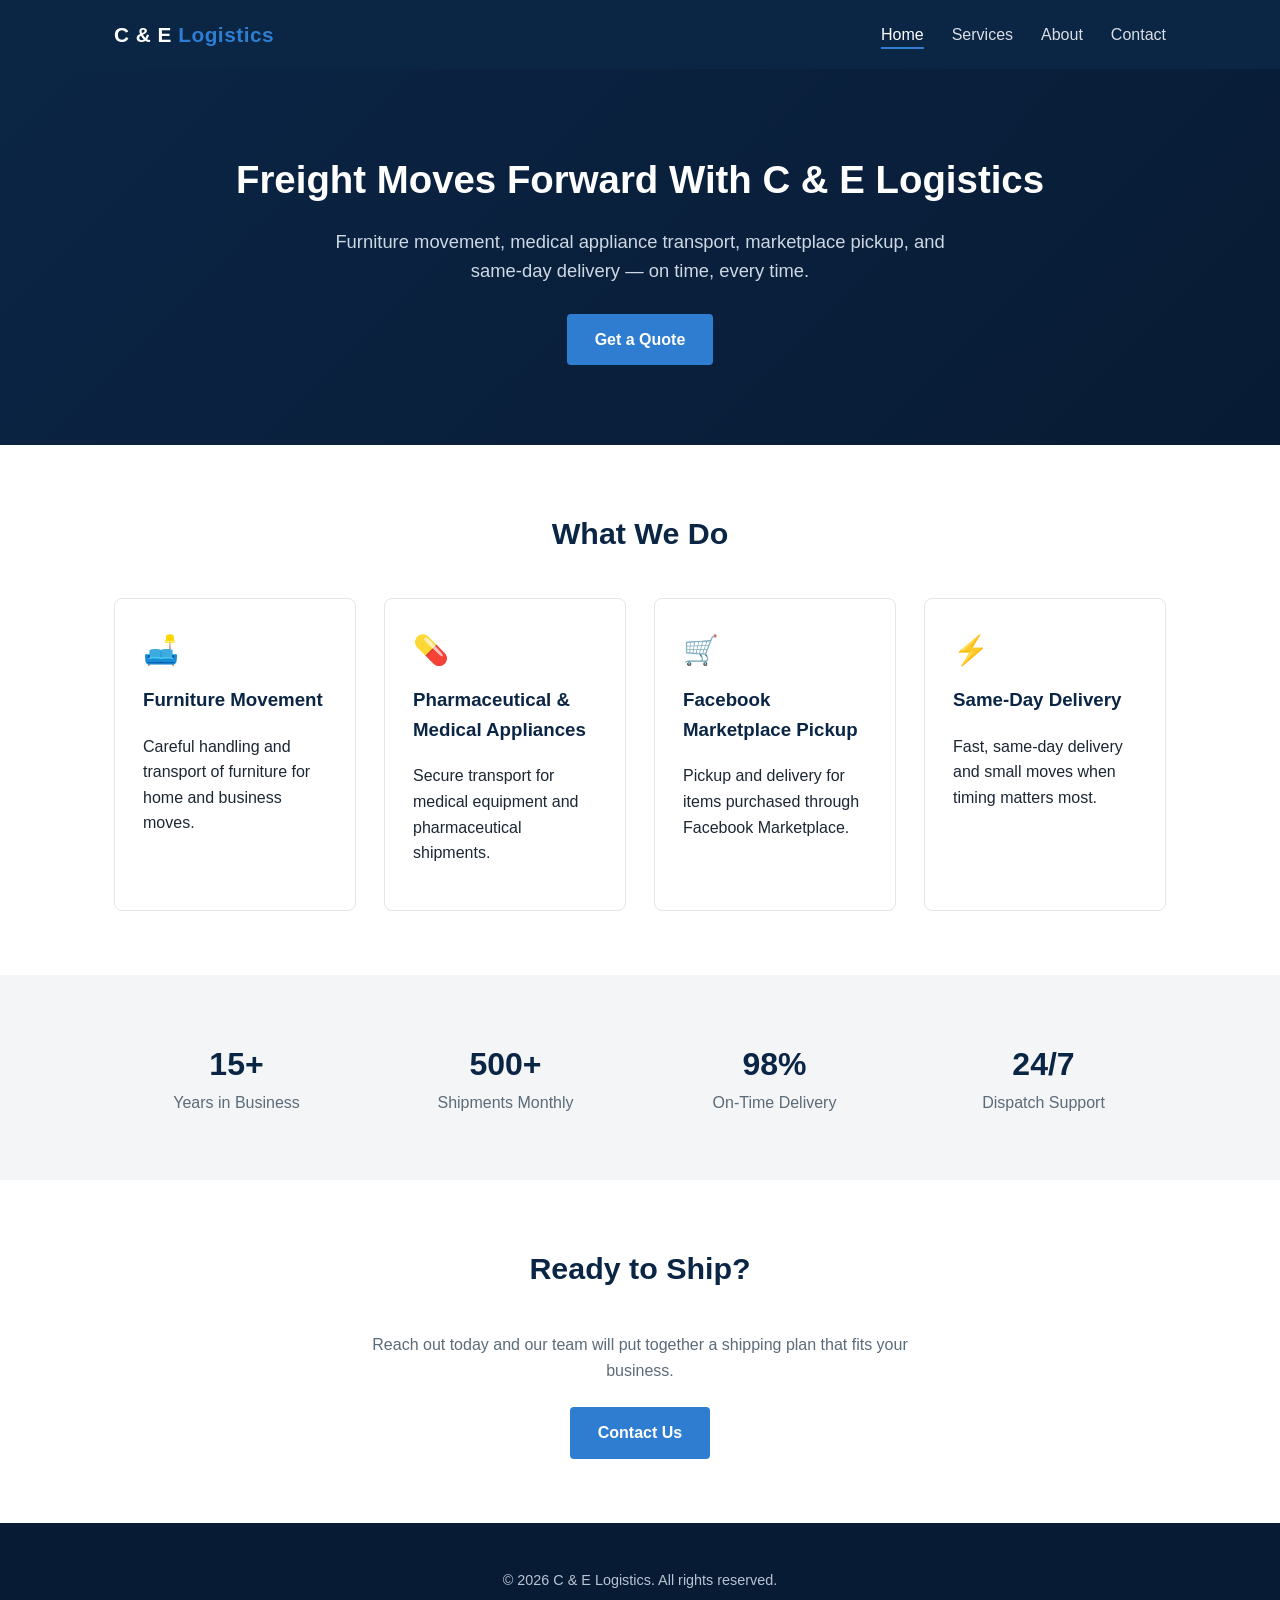
<file: index.html>
<!DOCTYPE html>
<html lang="en">
<head>
<meta charset="UTF-8">
<meta name="viewport" content="width=device-width, initial-scale=1.0">
<title>C & E Logistics | Furniture, Medical & Same-Day Delivery</title>
<meta name="description" content="C & E Logistics provides furniture movement, medical appliance transport, marketplace pickup, and same-day delivery across the region.">
<link rel="stylesheet" href="styles.css">
</head>
<body>

<header>
  <div class="nav-wrap">
    <a href="index.html" class="logo">C & E <span>Logistics</span></a>
    <nav>
      <ul>
        <li><a href="index.html" aria-current="page">Home</a></li>
        <li><a href="services.html">Services</a></li>
        <li><a href="about.html">About</a></li>
        <li><a href="contact.html">Contact</a></li>
      </ul>
    </nav>
  </div>
</header>

<section class="hero">
  <div class="container">
    <h1>Freight Moves Forward With C & E Logistics</h1>
    <p>Furniture movement, medical appliance transport, marketplace pickup, and same-day delivery — on time, every time.</p>
    <a href="contact.html" class="btn">Get a Quote</a>
  </div>
</section>

<section>
  <div class="container">
    <h2>What We Do</h2>
    <div class="grid">
      <div class="card">
        <div class="icon">🛋️</div>
        <h3>Furniture Movement</h3>
        <p>Careful handling and transport of furniture for home and business moves.</p>
      </div>
      <div class="card">
        <div class="icon">💊</div>
        <h3>Pharmaceutical & Medical Appliances</h3>
        <p>Secure transport for medical equipment and pharmaceutical shipments.</p>
      </div>
      <div class="card">
        <div class="icon">🛒</div>
        <h3>Facebook Marketplace Pickup</h3>
        <p>Pickup and delivery for items purchased through Facebook Marketplace.</p>
      </div>
      <div class="card">
        <div class="icon">⚡</div>
        <h3>Same-Day Delivery</h3>
        <p>Fast, same-day delivery and small moves when timing matters most.</p>
      </div>
    </div>
  </div>
</section>

<section class="section-alt">
  <div class="container">
    <div class="stats">
      <div><strong>15+</strong><span>Years in Business</span></div>
      <div><strong>500+</strong><span>Shipments Monthly</span></div>
      <div><strong>98%</strong><span>On-Time Delivery</span></div>
      <div><strong>24/7</strong><span>Dispatch Support</span></div>
    </div>
  </div>
</section>

<section>
  <div class="container" style="text-align:center;">
    <h2>Ready to Ship?</h2>
    <p style="color:var(--gray); max-width:560px; margin:0 auto 24px;">Reach out today and our team will put together a shipping plan that fits your business.</p>
    <a href="contact.html" class="btn">Contact Us</a>
  </div>
</section>

<footer>
  <p>&copy; 2026 C & E Logistics. All rights reserved.</p>
</footer>

</body>
</html>
</file>
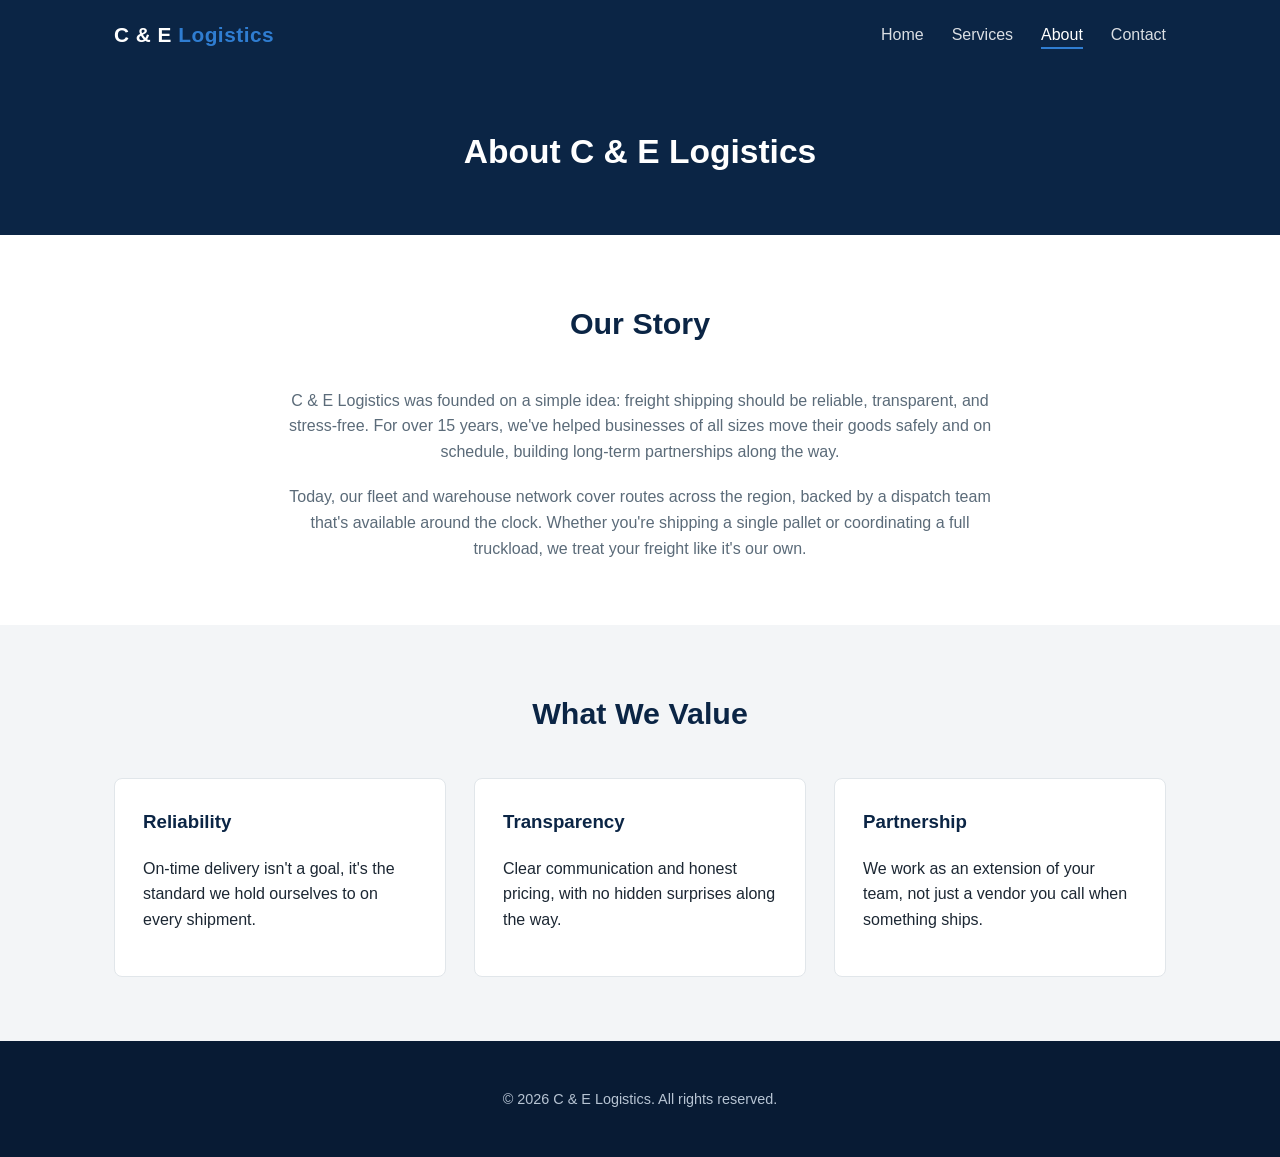
<file: about.html>
<!DOCTYPE html>
<html lang="en">
<head>
<meta charset="UTF-8">
<meta name="viewport" content="width=device-width, initial-scale=1.0">
<title>About | C & E Logistics</title>
<meta name="description" content="Learn about C & E Logistics, our mission, and our commitment to reliable freight solutions.">
<link rel="stylesheet" href="styles.css">
</head>
<body>

<header>
  <div class="nav-wrap">
    <a href="index.html" class="logo">C & E <span>Logistics</span></a>
    <nav>
      <ul>
        <li><a href="index.html">Home</a></li>
        <li><a href="services.html">Services</a></li>
        <li><a href="about.html" aria-current="page">About</a></li>
        <li><a href="contact.html">Contact</a></li>
      </ul>
    </nav>
  </div>
</header>

<div class="page-header">
  <h1>About C & E Logistics</h1>
</div>

<section>
  <div class="container">
    <h2>Our Story</h2>
    <p style="max-width:720px; margin:0 auto 20px; color:var(--gray); text-align:center;">
      C & E Logistics was founded on a simple idea: freight shipping should be reliable, transparent, and stress-free.
      For over 15 years, we've helped businesses of all sizes move their goods safely and on schedule, building long-term
      partnerships along the way.
    </p>
    <p style="max-width:720px; margin:0 auto; color:var(--gray); text-align:center;">
      Today, our fleet and warehouse network cover routes across the region, backed by a dispatch team that's available
      around the clock. Whether you're shipping a single pallet or coordinating a full truckload, we treat your freight
      like it's our own.
    </p>
  </div>
</section>

<section class="section-alt">
  <div class="container">
    <h2>What We Value</h2>
    <div class="grid">
      <div class="card">
        <h3>Reliability</h3>
        <p>On-time delivery isn't a goal, it's the standard we hold ourselves to on every shipment.</p>
      </div>
      <div class="card">
        <h3>Transparency</h3>
        <p>Clear communication and honest pricing, with no hidden surprises along the way.</p>
      </div>
      <div class="card">
        <h3>Partnership</h3>
        <p>We work as an extension of your team, not just a vendor you call when something ships.</p>
      </div>
    </div>
  </div>
</section>

<footer>
  <p>&copy; 2026 C & E Logistics. All rights reserved.</p>
</footer>

</body>
</html>
</file>
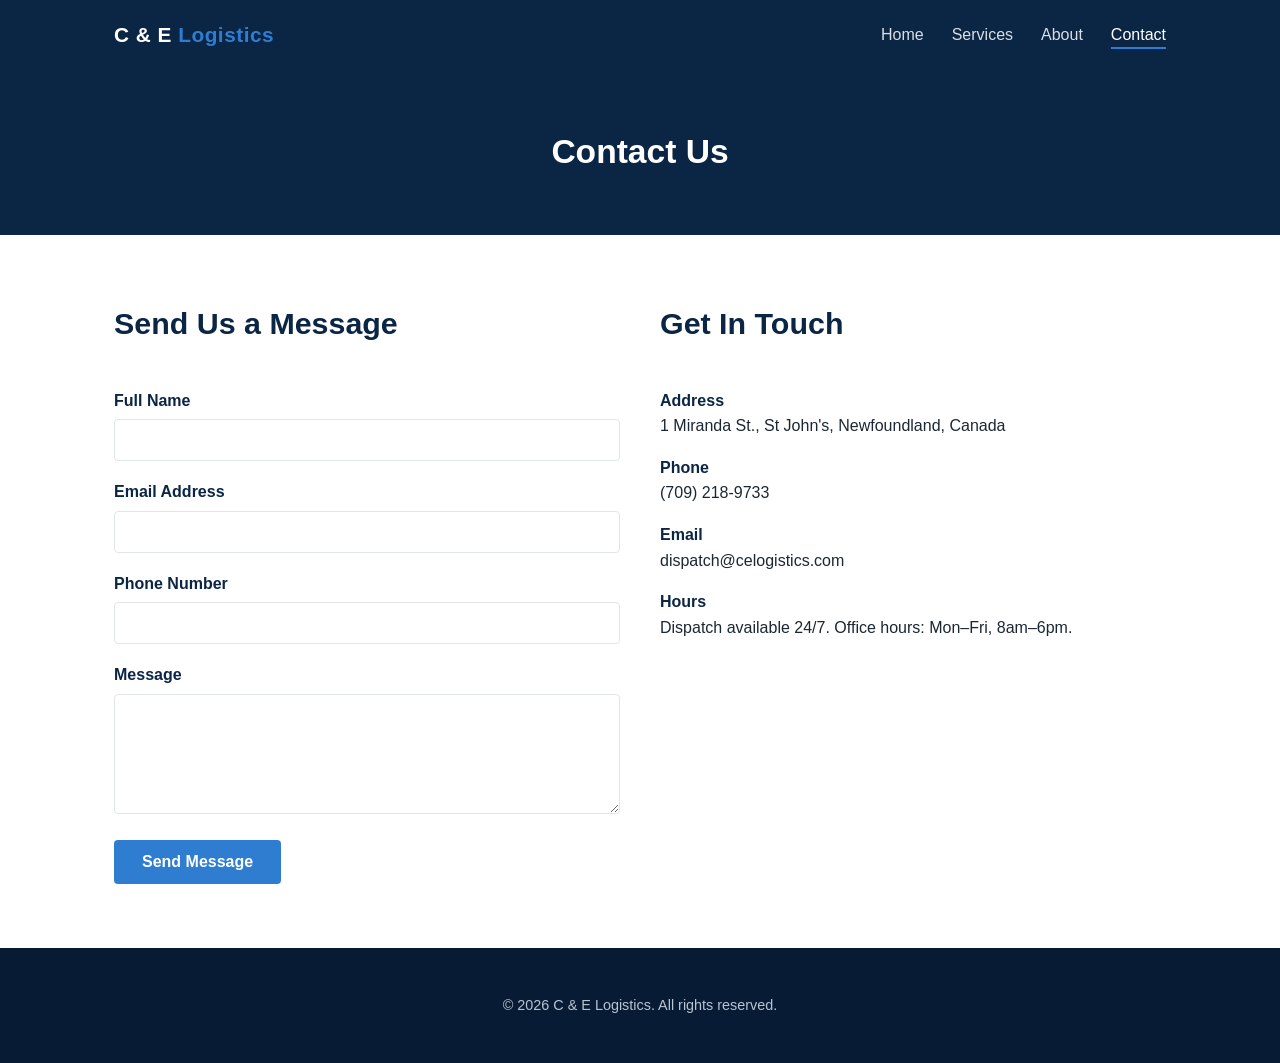
<file: contact.html>
<!DOCTYPE html>
<html lang="en">
<head>
<meta charset="UTF-8">
<meta name="viewport" content="width=device-width, initial-scale=1.0">
<title>Contact | C & E Logistics</title>
<meta name="description" content="Get in touch with C & E Logistics for a shipping quote or to learn more about our services.">
<link rel="stylesheet" href="styles.css">
</head>
<body>

<header>
  <div class="nav-wrap">
    <a href="index.html" class="logo">C & E <span>Logistics</span></a>
    <nav>
      <ul>
        <li><a href="index.html">Home</a></li>
        <li><a href="services.html">Services</a></li>
        <li><a href="about.html">About</a></li>
        <li><a href="contact.html" aria-current="page">Contact</a></li>
      </ul>
    </nav>
  </div>
</header>

<div class="page-header">
  <h1>Contact Us</h1>
</div>

<section>
  <div class="container contact-grid">
    <div>
      <h2 style="text-align:left;">Send Us a Message</h2>
      <form>
        <div class="form-group">
          <label for="name">Full Name</label>
          <input type="text" id="name" name="name" required>
        </div>
        <div class="form-group">
          <label for="email">Email Address</label>
          <input type="email" id="email" name="email" required>
        </div>
        <div class="form-group">
          <label for="phone">Phone Number</label>
          <input type="tel" id="phone" name="phone">
        </div>
        <div class="form-group">
          <label for="message">Message</label>
          <textarea id="message" name="message" required></textarea>
        </div>
        <button type="submit" class="btn">Send Message</button>
      </form>
    </div>

    <div>
      <h2 style="text-align:left;">Get In Touch</h2>
      <ul class="info-list">
        <li>
          <strong>Address</strong>
          1 Miranda St., St John's, Newfoundland, Canada
        </li>
        <li>
          <strong>Phone</strong>
          (709) 218-9733
        </li>
        <li>
          <strong>Email</strong>
          dispatch@celogistics.com
        </li>
        <li>
          <strong>Hours</strong>
          Dispatch available 24/7. Office hours: Mon–Fri, 8am–6pm.
        </li>
      </ul>
    </div>
  </div>
</section>

<footer>
  <p>&copy; 2026 C & E Logistics. All rights reserved.</p>
</footer>

</body>
</html>
</file>
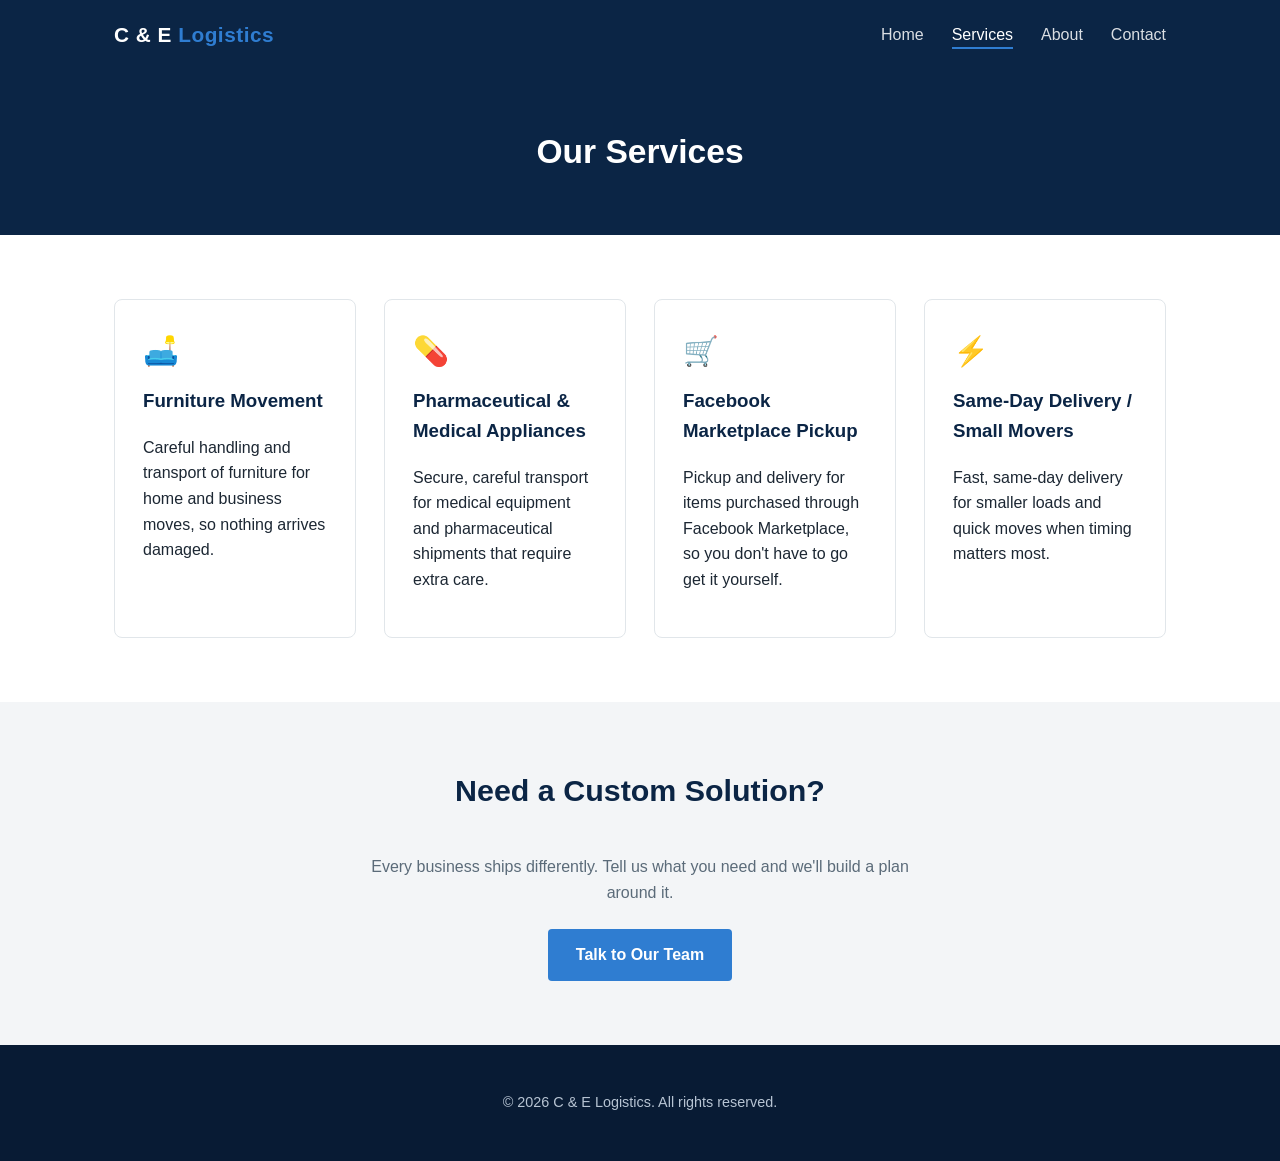
<file: services.html>
<!DOCTYPE html>
<html lang="en">
<head>
<meta charset="UTF-8">
<meta name="viewport" content="width=device-width, initial-scale=1.0">
<title>Services | C & E Logistics</title>
<meta name="description" content="Explore C & E Logistics' furniture movement, medical appliance transport, marketplace pickup, and same-day delivery services.">
<link rel="stylesheet" href="styles.css">
</head>
<body>

<header>
  <div class="nav-wrap">
    <a href="index.html" class="logo">C & E <span>Logistics</span></a>
    <nav>
      <ul>
        <li><a href="index.html">Home</a></li>
        <li><a href="services.html" aria-current="page">Services</a></li>
        <li><a href="about.html">About</a></li>
        <li><a href="contact.html">Contact</a></li>
      </ul>
    </nav>
  </div>
</header>

<div class="page-header">
  <h1>Our Services</h1>
</div>

<section>
  <div class="container">
    <div class="grid">
      <div class="card">
        <div class="icon">🛋️</div>
        <h3>Furniture Movement</h3>
        <p>Careful handling and transport of furniture for home and business moves, so nothing arrives damaged.</p>
      </div>
      <div class="card">
        <div class="icon">💊</div>
        <h3>Pharmaceutical & Medical Appliances</h3>
        <p>Secure, careful transport for medical equipment and pharmaceutical shipments that require extra care.</p>
      </div>
      <div class="card">
        <div class="icon">🛒</div>
        <h3>Facebook Marketplace Pickup</h3>
        <p>Pickup and delivery for items purchased through Facebook Marketplace, so you don't have to go get it yourself.</p>
      </div>
      <div class="card">
        <div class="icon">⚡</div>
        <h3>Same-Day Delivery / Small Movers</h3>
        <p>Fast, same-day delivery for smaller loads and quick moves when timing matters most.</p>
      </div>
    </div>
  </div>
</section>

<section class="section-alt" style="text-align:center;">
  <div class="container">
    <h2>Need a Custom Solution?</h2>
    <p style="color:var(--gray); max-width:560px; margin:0 auto 24px;">Every business ships differently. Tell us what you need and we'll build a plan around it.</p>
    <a href="contact.html" class="btn">Talk to Our Team</a>
  </div>
</section>

<footer>
  <p>&copy; 2026 C & E Logistics. All rights reserved.</p>
</footer>

</body>
</html>
</file>
<file: styles.css>
:root {
  --navy: #0b2545;
  --navy-dark: #081b34;
  --gray: #5b6b79;
  --gray-light: #f3f5f7;
  --white: #ffffff;
  --accent: #2f7dd1;
  --border: #e1e6ea;
}

* {
  box-sizing: border-box;
}

body {
  margin: 0;
  font-family: -apple-system, "Segoe UI", Roboto, Helvetica, Arial, sans-serif;
  color: #1c2733;
  background: var(--white);
  line-height: 1.6;
}

a {
  text-decoration: none;
  color: inherit;
}

img {
  max-width: 100%;
}

.container {
  max-width: 1100px;
  margin: 0 auto;
  padding: 0 24px;
}

/* Header / Nav */
header {
  background: var(--navy);
  color: var(--white);
}

.nav-wrap {
  display: flex;
  align-items: center;
  justify-content: space-between;
  padding: 18px 24px;
  max-width: 1100px;
  margin: 0 auto;
}

.logo {
  font-size: 1.3rem;
  font-weight: 700;
  letter-spacing: 0.5px;
  color: var(--white);
}

.logo span {
  color: var(--accent);
}

nav ul {
  list-style: none;
  display: flex;
  gap: 28px;
  margin: 0;
  padding: 0;
}

nav a {
  color: var(--white);
  font-weight: 500;
  opacity: 0.85;
  transition: opacity 0.15s ease;
}

nav a:hover,
nav a[aria-current="page"] {
  opacity: 1;
  border-bottom: 2px solid var(--accent);
  padding-bottom: 4px;
}

.nav-toggle {
  display: none;
}

/* Hero */
.hero {
  background: linear-gradient(135deg, var(--navy) 0%, var(--navy-dark) 100%);
  color: var(--white);
  padding: 80px 24px;
  text-align: center;
}

.hero h1 {
  font-size: 2.4rem;
  margin: 0 0 16px;
}

.hero p {
  font-size: 1.15rem;
  color: #cdd8e4;
  max-width: 640px;
  margin: 0 auto 28px;
}

.btn {
  display: inline-block;
  background: var(--accent);
  color: var(--white);
  padding: 13px 28px;
  border-radius: 4px;
  font-weight: 600;
  border: none;
  cursor: pointer;
  font-size: 1rem;
}

.btn:hover {
  background: #2a6fba;
}

.btn-outline {
  background: transparent;
  border: 2px solid var(--white);
}

.btn-outline:hover {
  background: rgba(255, 255, 255, 0.1);
}

/* Sections */
section {
  padding: 64px 24px;
}

.section-alt {
  background: var(--gray-light);
}

h2 {
  font-size: 1.9rem;
  color: var(--navy);
  margin-top: 0;
  text-align: center;
  margin-bottom: 40px;
}

.page-header {
  background: var(--navy);
  color: var(--white);
  padding: 56px 24px;
  text-align: center;
}

.page-header h1 {
  margin: 0;
  font-size: 2.1rem;
}

/* Grid cards */
.grid {
  display: grid;
  grid-template-columns: repeat(auto-fit, minmax(240px, 1fr));
  gap: 28px;
}

.card {
  background: var(--white);
  border: 1px solid var(--border);
  border-radius: 8px;
  padding: 28px;
  text-align: left;
}

.card h3 {
  color: var(--navy);
  margin-top: 0;
}

.card .icon {
  font-size: 1.8rem;
  margin-bottom: 12px;
}

/* Stats */
.stats {
  display: grid;
  grid-template-columns: repeat(auto-fit, minmax(150px, 1fr));
  gap: 24px;
  text-align: center;
}

.stats strong {
  display: block;
  font-size: 2rem;
  color: var(--navy);
}

.stats span {
  color: var(--gray);
}

/* Contact */
.contact-grid {
  display: grid;
  grid-template-columns: 1fr 1fr;
  gap: 40px;
}

.form-group {
  margin-bottom: 18px;
}

label {
  display: block;
  font-weight: 600;
  margin-bottom: 6px;
  color: var(--navy);
}

input,
textarea {
  width: 100%;
  padding: 11px 12px;
  border: 1px solid var(--border);
  border-radius: 4px;
  font-family: inherit;
  font-size: 1rem;
}

textarea {
  resize: vertical;
  min-height: 120px;
}

.info-list {
  list-style: none;
  padding: 0;
}

.info-list li {
  margin-bottom: 16px;
}

.info-list strong {
  display: block;
  color: var(--navy);
}

/* Footer */
footer {
  background: var(--navy-dark);
  color: #b7c4d3;
  padding: 32px 24px;
  text-align: center;
  font-size: 0.9rem;
}

footer a {
  color: var(--white);
}

@media (max-width: 720px) {
  .nav-wrap {
    flex-wrap: wrap;
  }

  nav ul {
    gap: 18px;
    flex-wrap: wrap;
  }

  .contact-grid {
    grid-template-columns: 1fr;
  }

  .hero h1 {
    font-size: 1.8rem;
  }
}
</file>
